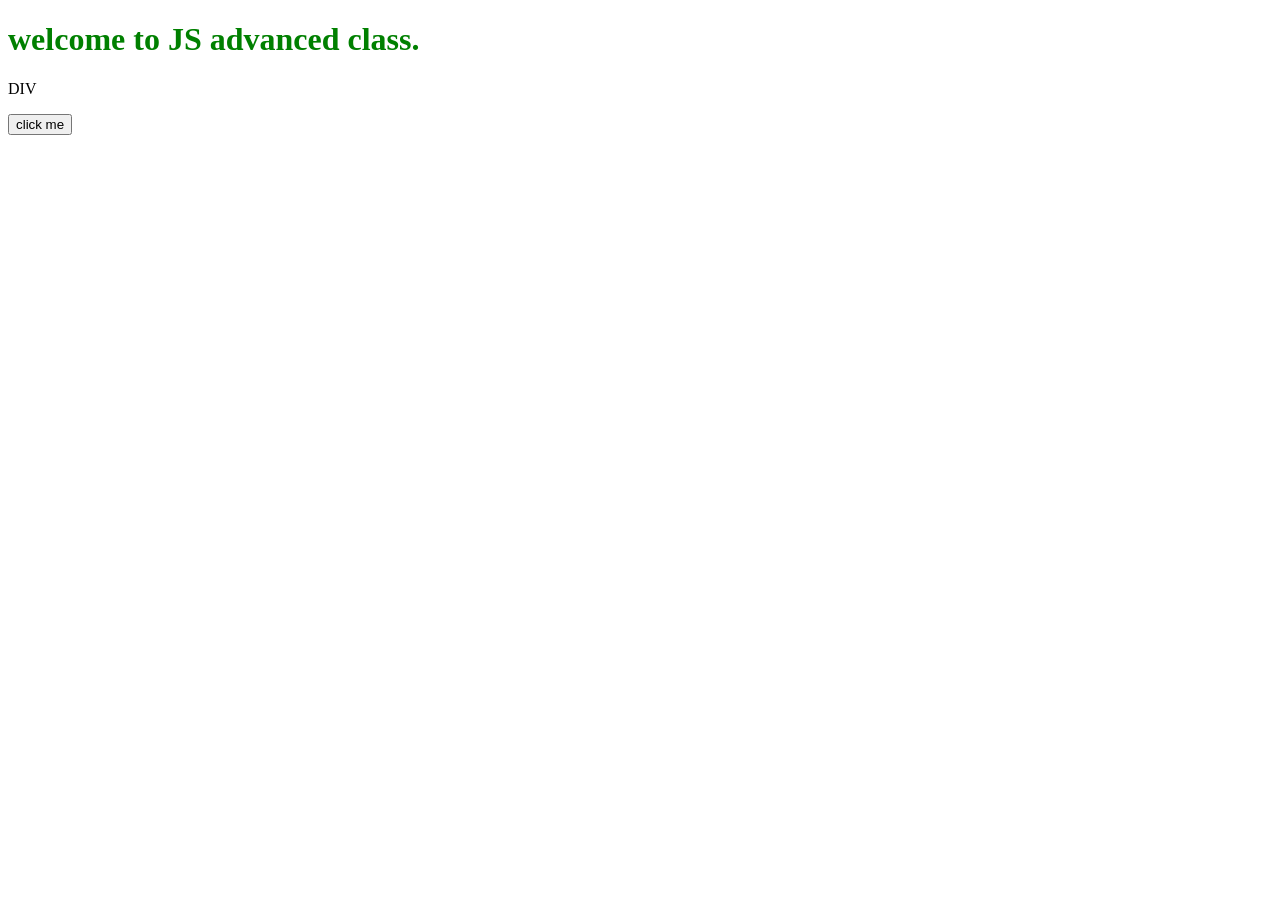
<file: adv-js-1/index.html>
<!DOCTYPE html>
<html lang="en">
<head>
    <meta charset="UTF-8">
    <meta name="viewport" content="width=device-width, initial-scale=1.0">
    <title>Document</title>
</head>
<body>
    <div>
        <h1 id="htag" class="header">welcome to JS advanced class.</h1>
        <p id="ptag" class="para">Lorem ipsum dolor sit amet.</p>
        <button>click me</button>
    </div>
</body>
<script src="app.js"></script>
</html>
</file>
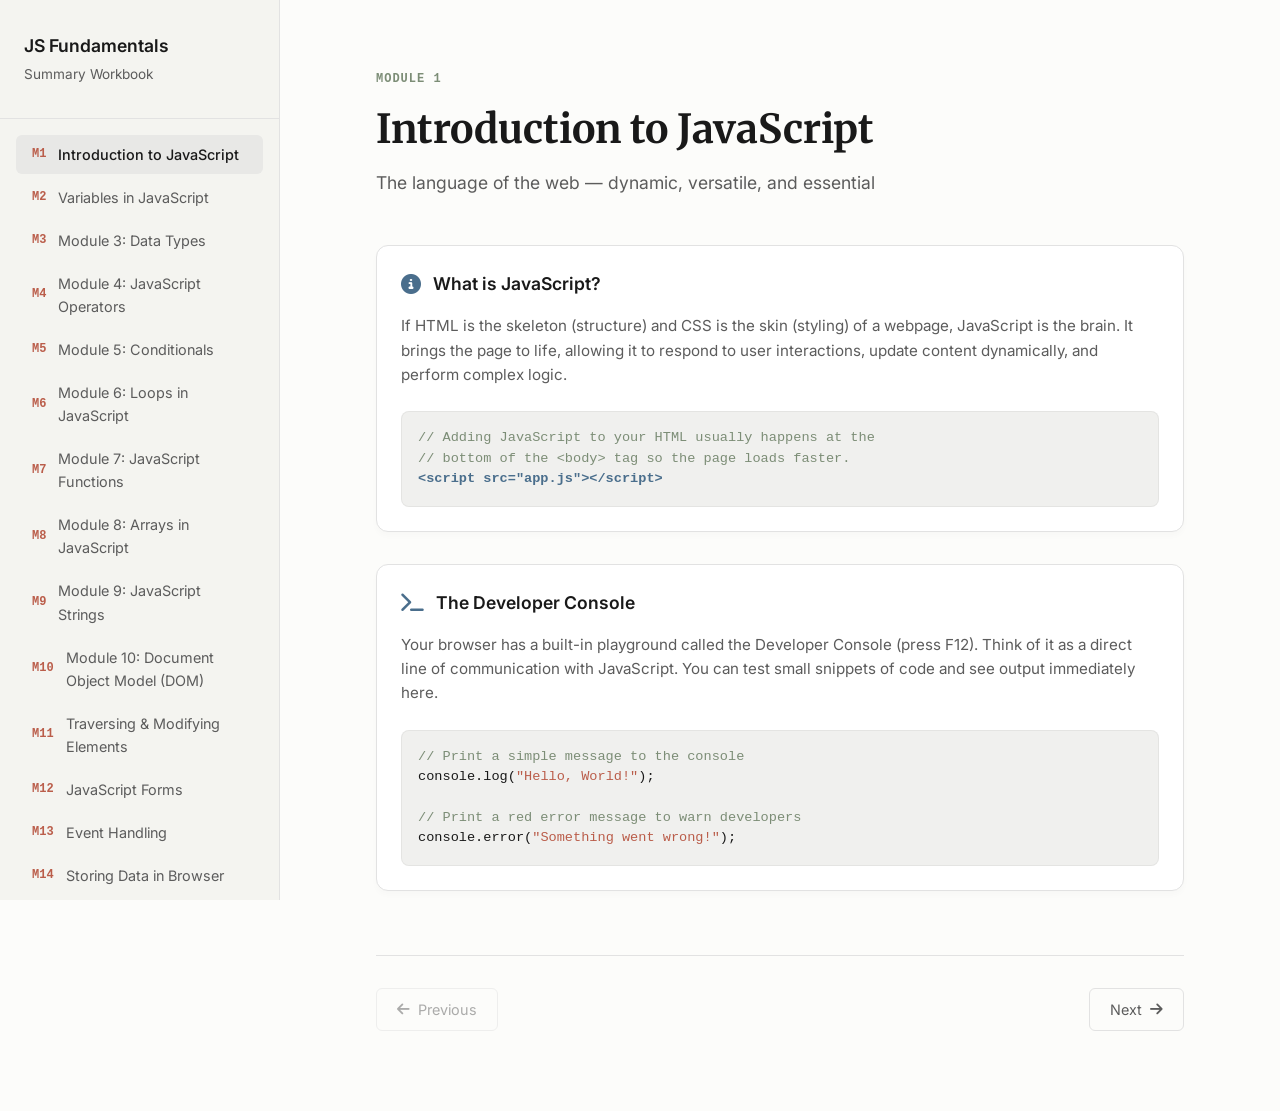
<file: js_workbook/index.html>
<!DOCTYPE html>
<html lang="en">
<head>
    <meta charset="UTF-8">
    <meta name="viewport" content="width=device-width, initial-scale=1.0">
    <title>JavaScript Fundamentals Workbook</title>
    <!-- Claude-inspired typography: Inter for body, optional serif for distinct headings -->
    <link rel="preconnect" href="https://fonts.googleapis.com">
    <link rel="preconnect" href="https://fonts.gstatic.com" crossorigin>
    <link href="https://fonts.googleapis.com/css2?family=Inter:wght@400;500;600;700&family=Merriweather:ital,wght@0,300;0,700;1,300&display=swap" rel="stylesheet">
    <link rel="stylesheet" href="styles.css">
    <link rel="stylesheet" href="https://cdnjs.cloudflare.com/ajax/libs/font-awesome/6.4.0/css/all.min.css">
</head>
<body>

<div class="app-container">
    <!-- Sidebar -->
    <nav class="sidebar">
        <div class="sidebar-header">
            <h2>JS Fundamentals</h2>
            <p>Summary Workbook</p>
        </div>
        <ul class="nav-list" id="nav-list">
            <!-- Navigation items injected via JS -->
        </ul>
    </nav>

    <!-- Main Content -->
    <main class="main-content">
        <header class="content-header">
            <span class="module-badge" id="module-badge">Module 1</span>
            <h1 id="module-title">Introduction to JavaScript</h1>
            <p class="module-subtitle" id="module-subtitle">The language of the web — dynamic, versatile, and essential</p>
        </header>

        <section class="content-body" id="content-body">
            <!-- Content injected via JS -->
        </section>

        <!-- Capstone Exercise Section (Hidden by default, shown via JS if applicable) -->
        <section class="capstone-section hidden" id="capstone-section">
            <div class="capstone-header">
                <i class="fas fa-laptop-code"></i>
                <h2>Capstone Exercise</h2>
            </div>
            <div class="capstone-body">
                <p id="capstone-desc">Exercise description goes here.</p>
                <div class="capstone-interactive">
                    <button class="btn-primary" id="btn-reveal">Reveal Solution</button>
                    <div class="solution-container hidden" id="solution-container">
                        <pre><code id="capstone-solution">Solution code...</code></pre>
                    </div>
                </div>
            </div>
        </section>
        
        <footer class="content-footer">
            <button class="btn-secondary" id="btn-prev" disabled><i class="fas fa-arrow-left"></i> Previous</button>
            <button class="btn-secondary" id="btn-next">Next <i class="fas fa-arrow-right"></i></button>
        </footer>
    </main>
</div>

<script src="script.js"></script>
</body>
</html>
</file>
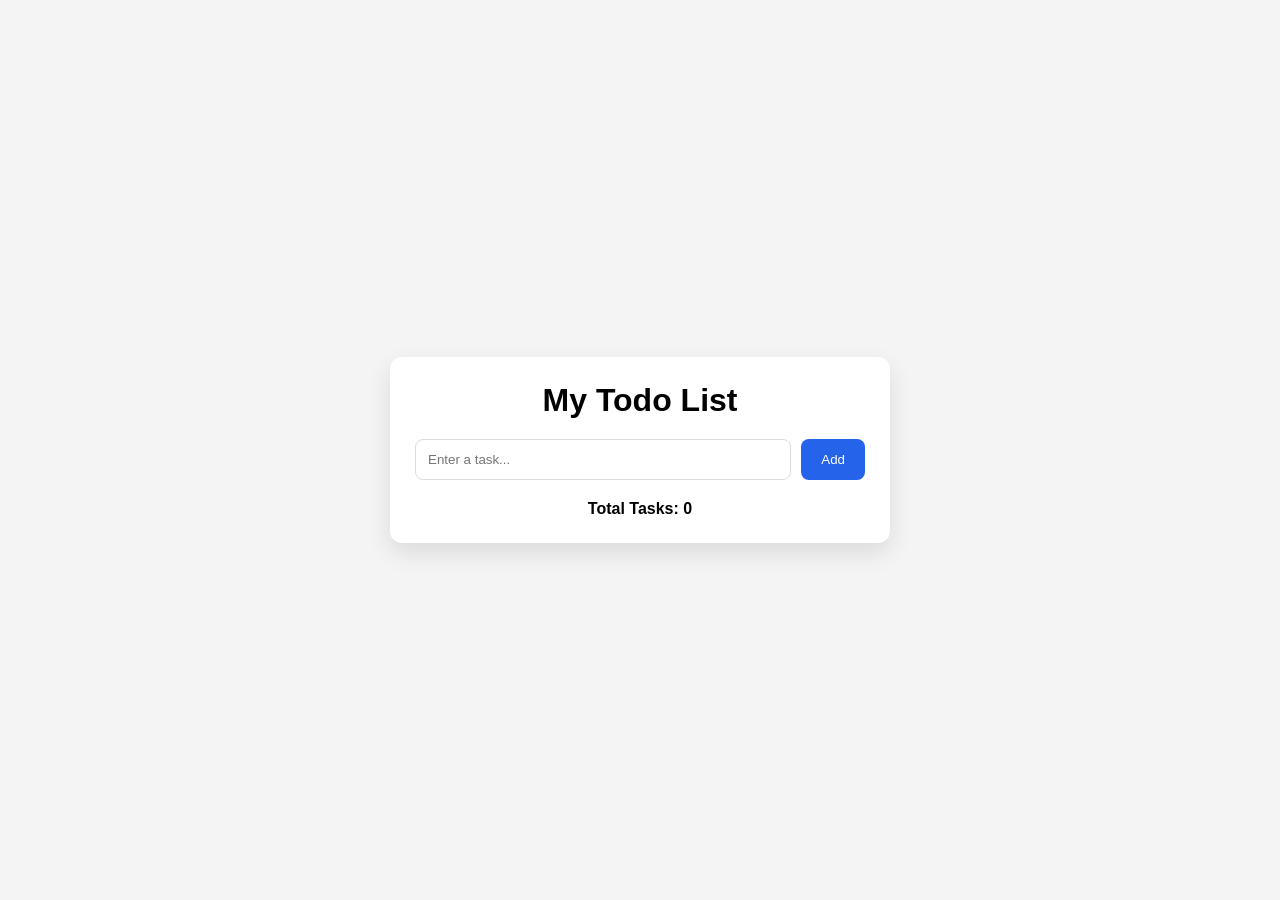
<file: js-practice/to-do list/index.html>
<!DOCTYPE html>
<html lang="en">
<head>
    <meta charset="UTF-8">
    <meta name="viewport" content="width=device-width, initial-scale=1.0">
    <title>Todo App</title>
    <link rel="stylesheet" href="style.css">
   
</head>
<body>

    <div class="container">

        <h1>My Todo List</h1>

        <form id="todoForm">
            <input
                type="text"
                id="taskInput"
                placeholder="Enter a task..."
            >

            <button class="add-btn">
                Add
            </button>
        </form>

        <ul id="taskList"></ul>

        <div class="stats">
            Total Tasks:
            <span id="count">0</span>
        </div>

    </div>

    <script src="app.js"></script>

</body>
</html>
</file>
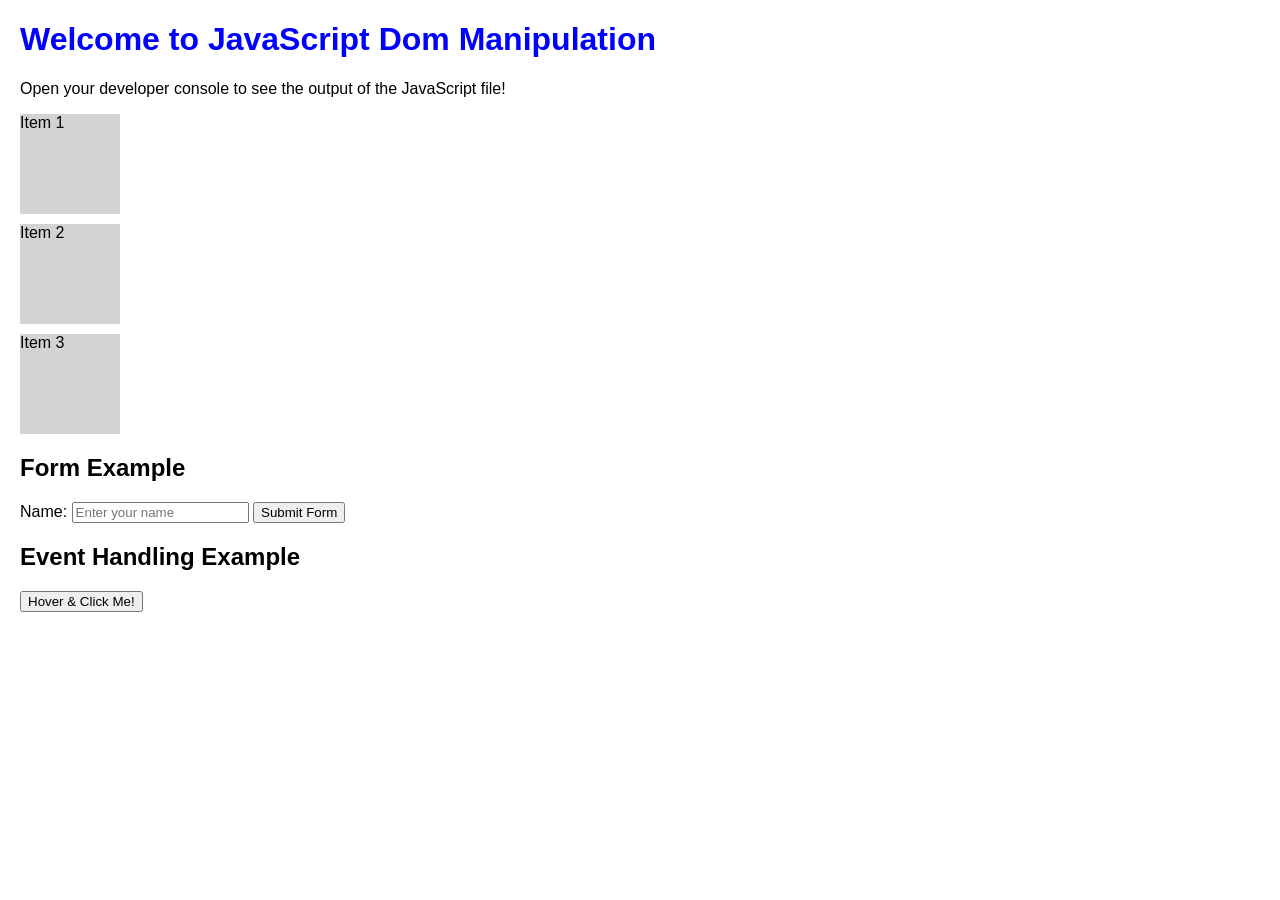
<file: page.html>
<!DOCTYPE html>
<html lang="en">
<head>
    <meta charset="UTF-8">
    <meta name="viewport" content="width=device-width, initial-scale=1.0">
    <title>JavaScript DOM Tutorial</title>
    <style>
        body { font-family: Arial, sans-serif; margin: 20px; }
        .box { width: 100px; height: 100px; background-color: lightgray; margin-bottom: 10px; }
    </style>
</head>
<body>
    <h1 id="main-title">JavaScript Concepts</h1>
    <p class="desc">Open your developer console to see the output of the JavaScript file!</p>
    
    <div id="item-list">
        <div class="box">Item 1</div>
        <div class="box">Item 2</div>
        <div class="box">Item 3</div>
    </div>

    <h2>Form Example</h2>
    <form id="my-form">
        <label for="name-input">Name:</label>
        <input type="text" id="name-input" placeholder="Enter your name" required>
        <button type="submit">Submit Form</button>
    </form>

    <h2>Event Handling Example</h2>
    <button id="action-btn">Hover & Click Me!</button>

    <script src="jsclass.js"></script>
</body>
</html>
</file>
<file: js_workbook/styles.css>
:root {
    --bg-main: #FCFCFA;
    --bg-sidebar: #F4F4F0;
    --text-primary: #191919;
    --text-secondary: #5C5C5C;
    --border-color: #E2E2E2;
    --accent-terracotta: #BA5D4A;
    --accent-sage: #7C8D76;
    --accent-blue: #4A6E8C;
    --code-bg: #F0F0EE;
    --font-sans: 'Inter', -apple-system, BlinkMacSystemFont, "Segoe UI", Roboto, Helvetica, Arial, sans-serif;
    --font-serif: 'Merriweather', Georgia, 'Times New Roman', Times, serif;
    --font-mono: ui-monospace, SFMono-Regular, Consolas, "Liberation Mono", Menlo, monospace;
}

* {
    box-sizing: border-box;
    margin: 0;
    padding: 0;
}

body {
    font-family: var(--font-sans);
    color: var(--text-primary);
    background-color: var(--bg-main);
    line-height: 1.6;
    -webkit-font-smoothing: antialiased;
}

.app-container {
    display: flex;
    min-height: 100vh;
}

/* Sidebar */
.sidebar {
    width: 280px;
    background-color: var(--bg-sidebar);
    border-right: 1px solid var(--border-color);
    padding: 2rem 0;
    display: flex;
    flex-direction: column;
    position: fixed;
    height: 100vh;
    overflow-y: auto;
}

.sidebar-header {
    padding: 0 1.5rem 2rem;
    border-bottom: 1px solid var(--border-color);
    margin-bottom: 1rem;
}

.sidebar-header h2 {
    font-size: 1.1rem;
    font-weight: 600;
    color: var(--text-primary);
}

.sidebar-header p {
    font-size: 0.85rem;
    color: var(--text-secondary);
    margin-top: 0.25rem;
}

.nav-list {
    list-style: none;
    padding: 0 1rem;
}

.nav-item {
    padding: 0.5rem 1rem;
    margin-bottom: 0.25rem;
    border-radius: 6px;
    cursor: pointer;
    font-size: 0.9rem;
    color: var(--text-secondary);
    transition: all 0.2s ease;
    display: flex;
    align-items: center;
    gap: 0.75rem;
}

.nav-item:hover {
    background-color: rgba(0,0,0,0.04);
    color: var(--text-primary);
}

.nav-item.active {
    background-color: #E8E8E6;
    color: var(--text-primary);
    font-weight: 500;
}

.nav-number {
    font-size: 0.75rem;
    color: var(--accent-terracotta);
    font-weight: 600;
    font-family: var(--font-mono);
}

/* Main Content */
.main-content {
    flex: 1;
    margin-left: 280px;
    padding: 4rem 6rem;
    max-width: 1000px;
}

.content-header {
    margin-bottom: 3rem;
}

.module-badge {
    display: inline-block;
    font-family: var(--font-mono);
    font-size: 0.75rem;
    font-weight: 600;
    color: var(--accent-sage);
    text-transform: uppercase;
    letter-spacing: 1px;
    margin-bottom: 1rem;
}

.content-header h1 {
    font-family: var(--font-serif);
    font-size: 2.5rem;
    font-weight: 700;
    color: var(--text-primary);
    line-height: 1.2;
    margin-bottom: 1rem;
}

.module-subtitle {
    font-size: 1.1rem;
    color: var(--text-secondary);
}

/* Content Body */
.content-body {
    display: grid;
    gap: 2rem;
    margin-bottom: 4rem;
}

.concept-card {
    background-color: #FFFFFF;
    border: 1px solid var(--border-color);
    border-radius: 12px;
    padding: 1.5rem;
    box-shadow: 0 4px 6px rgba(0,0,0,0.02);
}

.concept-header {
    display: flex;
    align-items: center;
    gap: 0.75rem;
    margin-bottom: 1rem;
}

.concept-header i {
    color: var(--accent-blue);
    font-size: 1.25rem;
}

.concept-header h3 {
    font-size: 1.1rem;
    font-weight: 600;
}

.concept-desc {
    color: var(--text-secondary);
    margin-bottom: 1.5rem;
    font-size: 0.95rem;
}

pre {
    background-color: var(--code-bg);
    padding: 1rem;
    border-radius: 8px;
    overflow-x: auto;
    font-family: var(--font-mono);
    font-size: 0.85rem;
    line-height: 1.5;
    color: var(--text-primary);
    border: 1px solid rgba(0,0,0,0.05);
}

.code-comment {
    color: var(--accent-sage);
}

.code-keyword {
    color: var(--accent-blue);
    font-weight: 600;
}

.code-string {
    color: var(--accent-terracotta);
}

/* Capstone Section */
.capstone-section {
    background-color: #FAFAFA;
    border: 1px solid var(--accent-terracotta);
    border-radius: 12px;
    padding: 2rem;
    margin-bottom: 4rem;
}

.capstone-section.hidden {
    display: none;
}

.capstone-header {
    display: flex;
    align-items: center;
    gap: 1rem;
    margin-bottom: 1rem;
    color: var(--accent-terracotta);
}

.capstone-header i {
    font-size: 1.5rem;
}

.capstone-header h2 {
    font-size: 1.25rem;
    font-weight: 600;
}

.capstone-body p {
    margin-bottom: 1.5rem;
    color: var(--text-primary);
    font-size: 1rem;
}

.btn-primary {
    background-color: var(--accent-terracotta);
    color: white;
    border: none;
    padding: 0.75rem 1.5rem;
    border-radius: 6px;
    font-size: 0.9rem;
    font-weight: 500;
    cursor: pointer;
    transition: background-color 0.2s;
    font-family: var(--font-sans);
}

.btn-primary:hover {
    background-color: #A34A38;
}

.solution-container {
    margin-top: 1.5rem;
}

.solution-container.hidden {
    display: none;
}

/* Footer Navigation */
.content-footer {
    display: flex;
    justify-content: space-between;
    padding-top: 2rem;
    border-top: 1px solid var(--border-color);
}

.btn-secondary {
    background-color: transparent;
    color: var(--text-secondary);
    border: 1px solid var(--border-color);
    padding: 0.75rem 1.25rem;
    border-radius: 6px;
    font-size: 0.9rem;
    cursor: pointer;
    transition: all 0.2s;
    display: flex;
    align-items: center;
    gap: 0.5rem;
    font-family: var(--font-sans);
}

.btn-secondary:hover:not(:disabled) {
    background-color: rgba(0,0,0,0.03);
    color: var(--text-primary);
}

.btn-secondary:disabled {
    opacity: 0.5;
    cursor: not-allowed;
}
</file>
<file: js-practice/to-do list/style.css>
*{
            margin:0;
            padding:0;
            box-sizing:border-box;
            font-family:Arial, Helvetica, sans-serif;
        }

        body{
            background:#f4f4f4;
            display:flex;
            justify-content:center;
            align-items:center;
            min-height:100vh;
        }

        .container{
            width:500px;
            background:white;
            padding:25px;
            border-radius:12px;
            box-shadow:0 10px 25px rgba(0,0,0,.1);
        }

        h1{
            text-align:center;
            margin-bottom:20px;
        }

        form{
            display:flex;
            gap:10px;
            margin-bottom:20px;
        }

        input{
            flex:1;
            padding:12px;
            border:1px solid #ddd;
            border-radius:8px;
            outline:none;
        }

        button{
            border:none;
            cursor:pointer;
        }

        .add-btn{
            background:#2563eb;
            color:white;
            padding:12px 20px;
            border-radius:8px;
        }

        ul{
            list-style:none;
        }

        li{
            display:flex;
            justify-content:space-between;
            align-items:center;
            background:#f8f9fa;
            padding:12px;
            border-radius:8px;
            margin-bottom:10px;
        }

        .actions{
            display:flex;
            gap:8px;
        }

        .complete{
            background:green;
            color:white;
            padding:8px 12px;
            border-radius:6px;
        }

        .delete{
            background:red;
            color:white;
            padding:8px 12px;
            border-radius:6px;
        }

        .done{
            text-decoration:line-through;
            opacity:.6;
        }

        .stats{
            margin-top:15px;
            text-align:center;
            font-weight:bold;
        }
</file>
